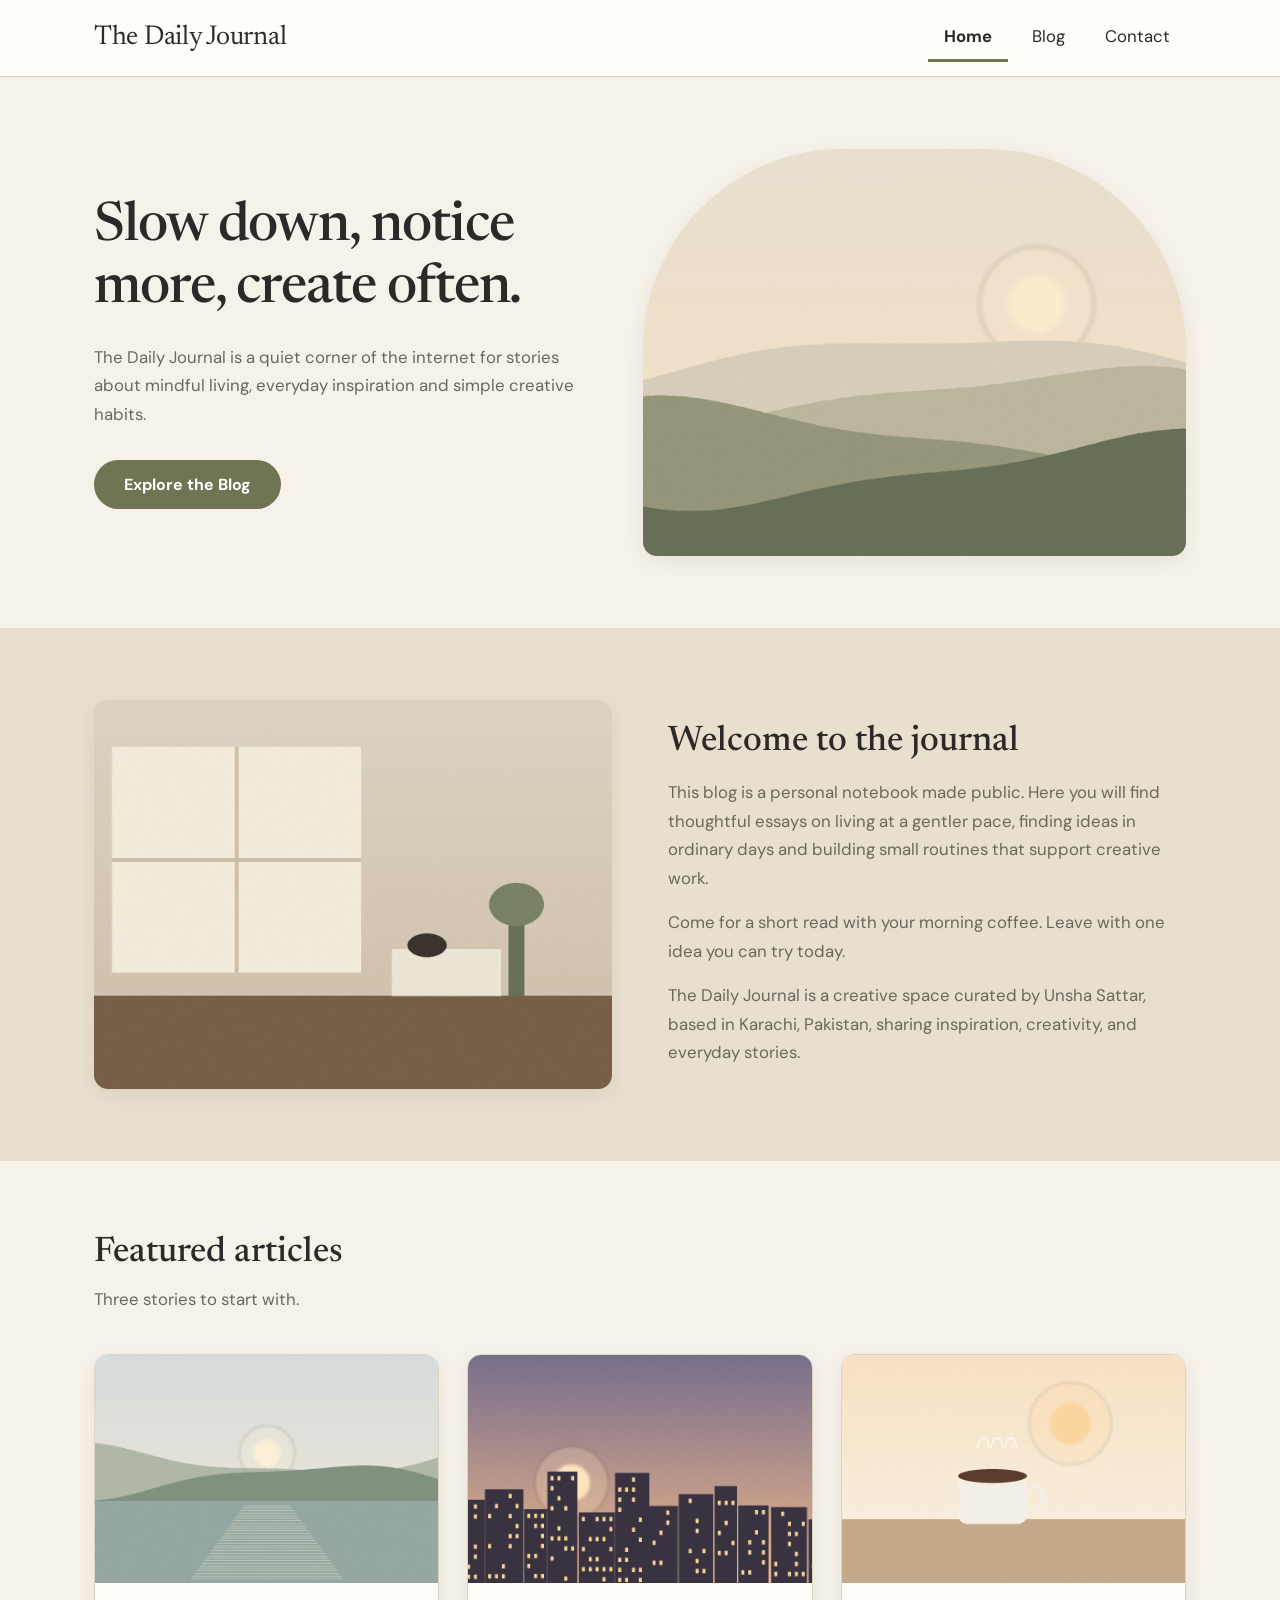
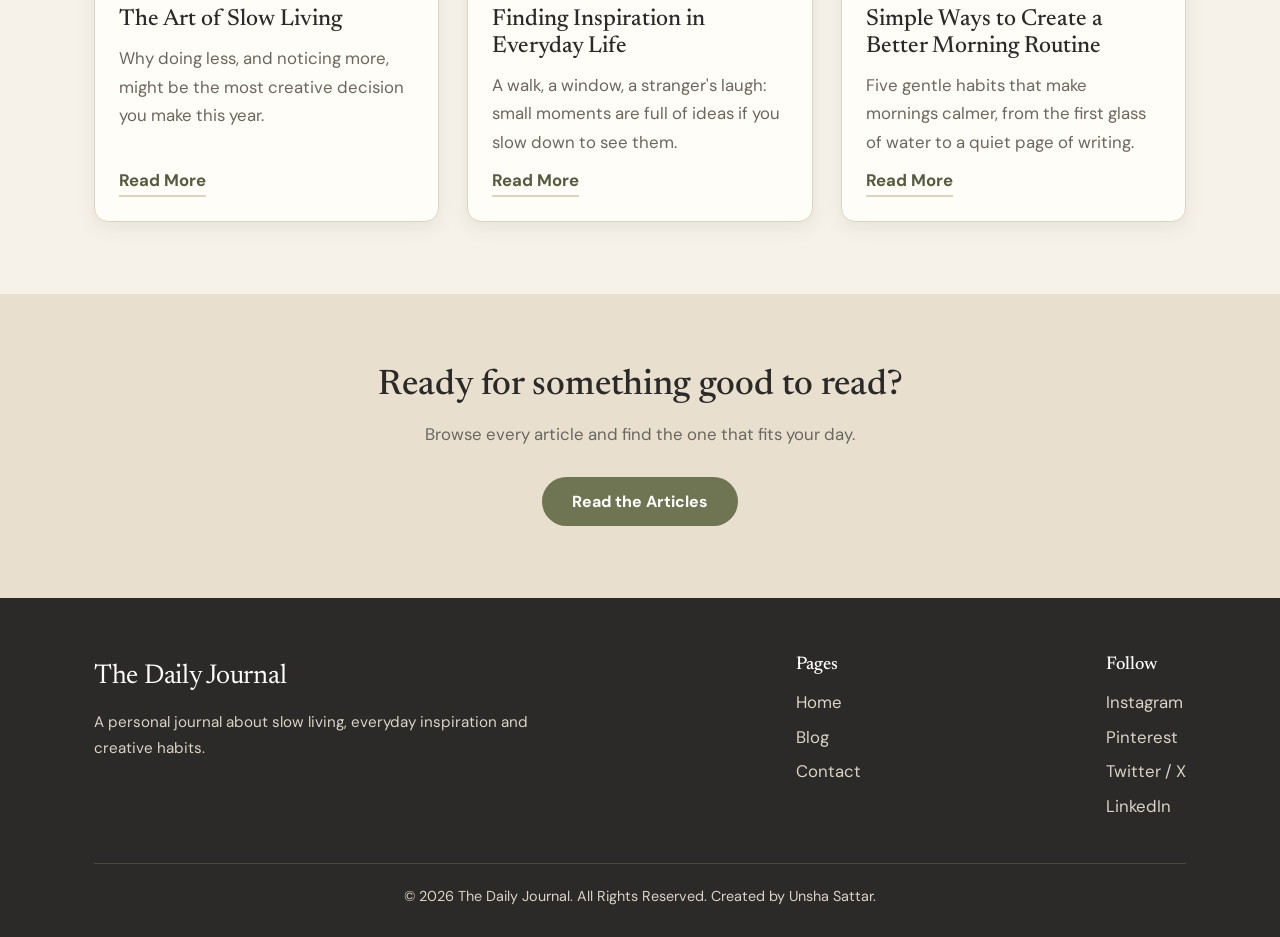
<file: index.html>
<!DOCTYPE html>
<html lang="en">
<head>
  <meta charset="UTF-8">
  <meta name="viewport" content="width=device-width, initial-scale=1.0">
  <title>The Daily Journal | Home</title>
  <meta name="description" content="A personal journal about slow living, inspiration and creativity.">
  <link rel="preconnect" href="https://fonts.googleapis.com"><link rel="preconnect" href="https://fonts.gstatic.com" crossorigin><link href="https://fonts.googleapis.com/css2?family=DM+Sans:wght@400;700&family=Newsreader:opsz,wght@6..72,400;6..72,500&display=swap" rel="stylesheet">
  <link rel="stylesheet" href="css/style.css">
</head>
<body>
  <!-- HEADER: identical on all pages (only the "active" class moves) -->
  <header class="site-header">
    <div class="container header-inner">
      <a href="index.html" class="logo">The Daily Journal</a>
      <nav aria-label="Main navigation">
        <input type="checkbox" id="nav-toggle" class="nav-toggle" aria-label="Toggle menu">
        <label for="nav-toggle" class="nav-button" aria-hidden="true"><span></span></label>
        <ul class="nav-links">
          <li><a href="index.html" class="active" aria-current="page">Home</a></li>
          <li><a href="blog.html">Blog</a></li>
          <li><a href="contact.html">Contact</a></li>
        </ul>
      </nav>
    </div>
  </header>

  <main>
    <section class="hero">
      <div class="container hero-inner">
        <div class="hero-text">
          <h1>Slow down, notice more, create often.</h1>
          <p>The Daily Journal is a quiet corner of the internet for stories about mindful living, everyday inspiration and simple creative habits.</p>
          <a href="blog.html" class="btn">Explore the Blog</a>
        </div>
        <div class="hero-image">
          <img src="images/hero-image.jpg" alt="Misty green hills at sunrise with a pale sun" width="1600" height="1000">
        </div>
      </div>
    </section>

    <section class="section section-alt">
      <div class="container split">
        <img src="images/about-image.jpg" alt="A wooden desk by a bright window with a cup and a plant" width="1600" height="1000">
        <div>
          <h2>Welcome to the journal</h2>
          <p>This blog is a personal notebook made public. Here you will find thoughtful essays on living at a gentler pace, finding ideas in ordinary days and building small routines that support creative work.</p>
          <p>Come for a short read with your morning coffee. Leave with one idea you can try today.</p>
          <p>The Daily Journal is a creative space curated by Unsha Sattar, based in Karachi, Pakistan, sharing inspiration, creativity, and everyday stories.</p>
        </div>
      </div>
    </section>

    <section class="section">
      <div class="container">
        <div class="section-head">
          <h2>Featured articles</h2>
          <p>Three stories to start with.</p>
        </div>
        <div class="cards">
        <article class="card" id="post-1">
          <img src="images/blog-post-1.jpg" alt="A still lake at sunrise with soft hills in the distance" width="1600" height="1000">
          <div class="card-body">
            <h3>The Art of Slow Living</h3>
            <p>Why doing less, and noticing more, might be the most creative decision you make this year.</p>
            <a class="read-more" href="blog.html#post-1">Read More</a>
          </div>
        </article>
        <article class="card" id="post-2">
          <img src="images/blog-post-2.jpg" alt="City skyline at sunset with glowing windows" width="1600" height="1000">
          <div class="card-body">
            <h3>Finding Inspiration in Everyday Life</h3>
            <p>A walk, a window, a stranger's laugh: small moments are full of ideas if you slow down to see them.</p>
            <a class="read-more" href="blog.html#post-2">Read More</a>
          </div>
        </article>
        <article class="card" id="post-3">
          <img src="images/blog-post-3.jpg" alt="A cup of coffee on a table in warm morning light" width="1600" height="1000">
          <div class="card-body">
            <h3>Simple Ways to Create a Better Morning Routine</h3>
            <p>Five gentle habits that make mornings calmer, from the first glass of water to a quiet page of writing.</p>
            <a class="read-more" href="blog.html#post-3">Read More</a>
          </div>
        </article>
        </div>
      </div>
    </section>

    <section class="section section-alt cta">
      <div class="container">
        <h2>Ready for something good to read?</h2>
        <p>Browse every article and find the one that fits your day.</p>
        <a href="blog.html" class="btn">Read the Articles</a>
      </div>
    </section>
  </main>

  <!-- FOOTER: identical on all pages -->
  <footer class="site-footer">
    <div class="container">
      <div class="footer-inner">
        <div class="footer-about">
          <a href="index.html" class="logo">The Daily Journal</a>
          <p>A personal journal about slow living, everyday inspiration and creative habits.</p>
        </div>
        <div class="footer-col">
          <h3>Pages</h3>
          <ul>
            <li><a href="index.html">Home</a></li>
            <li><a href="blog.html">Blog</a></li>
            <li><a href="contact.html">Contact</a></li>
          </ul>
        </div>
        <div class="footer-col">
          <h3>Follow</h3>
          <!-- Placeholder social links: replace # with your real profiles -->
          <ul>
            <li><a href="#">Instagram</a></li>
            <li><a href="#">Pinterest</a></li>
            <li><a href="#">Twitter / X</a></li>
            <li><a href="https://www.linkedin.com/in/unsha-sattar-b544b8365/" target="_blank" rel="noopener noreferrer">LinkedIn</a></li>
          </ul>
        </div>
      </div>
      <p class="copyright">&copy; 2026 The Daily Journal. All Rights Reserved. Created by Unsha Sattar.</p>
    </div>
  </footer>
</body>
</html>
</file>
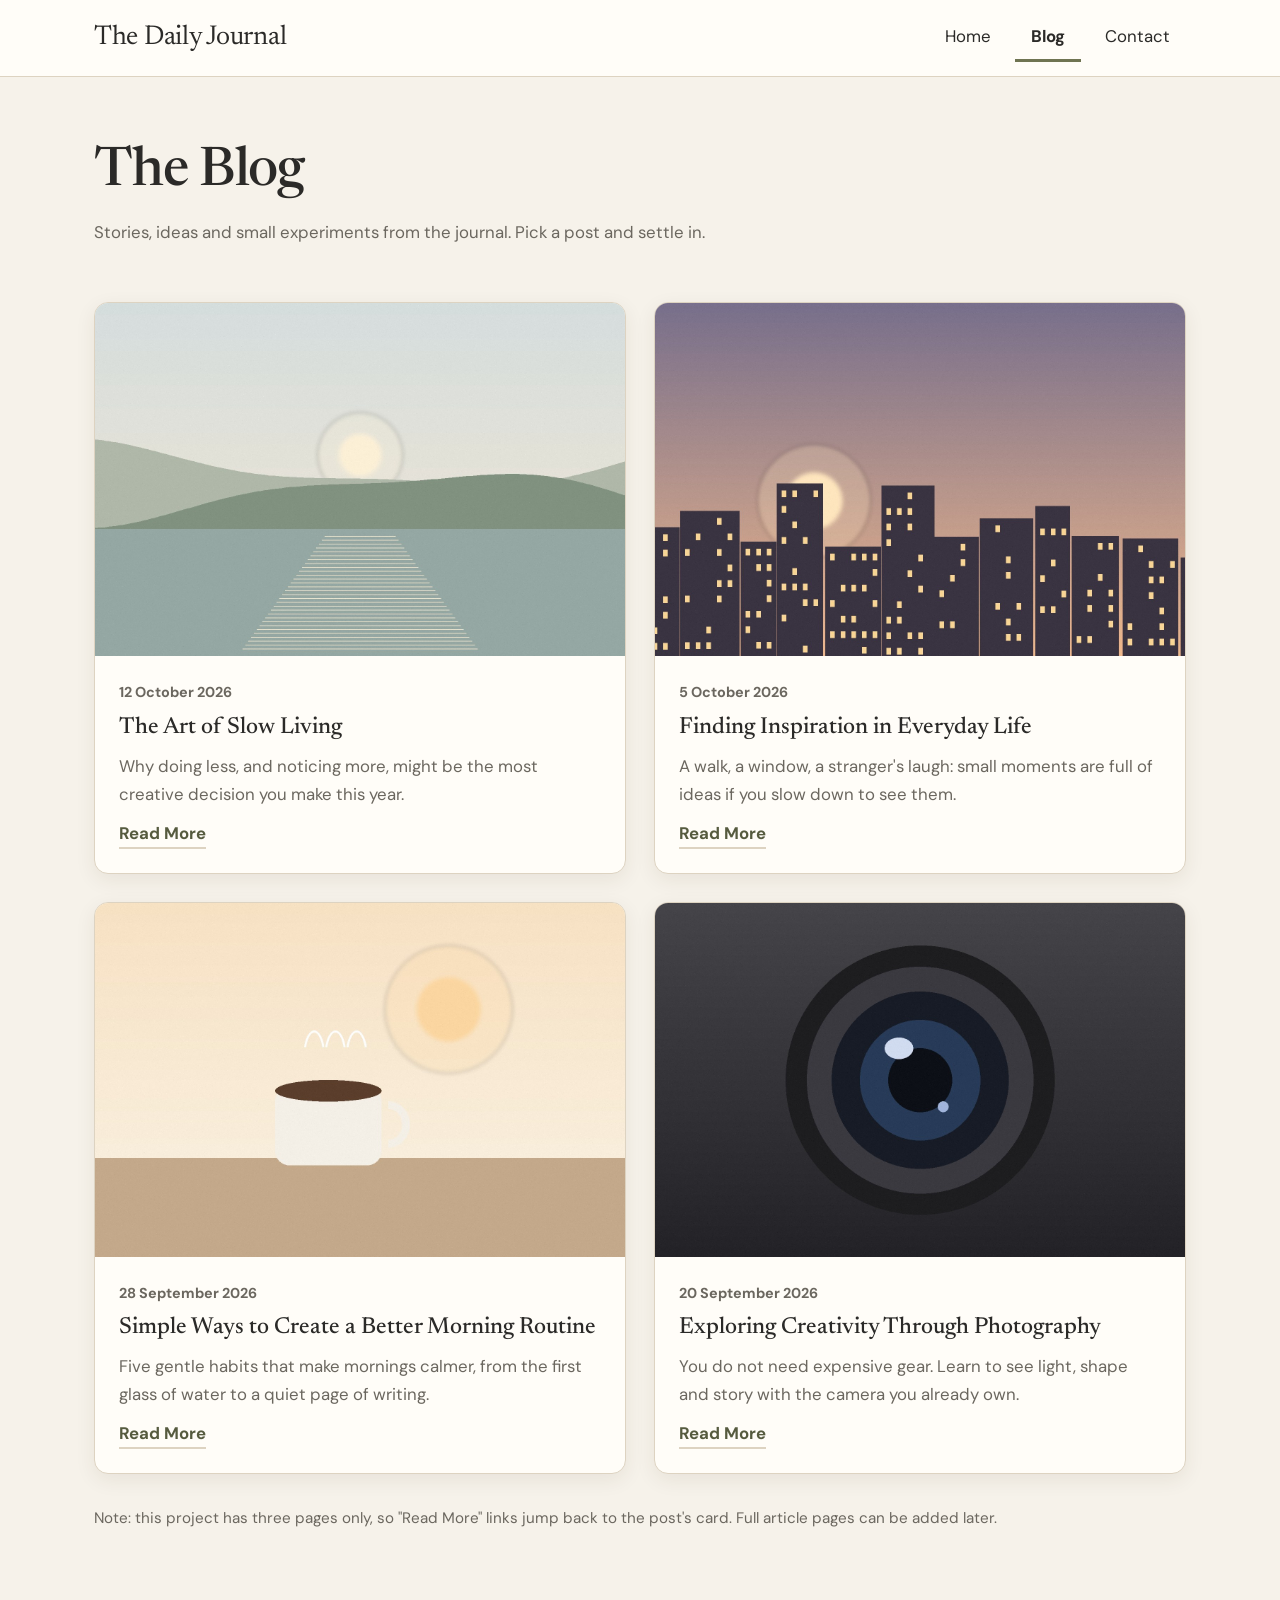
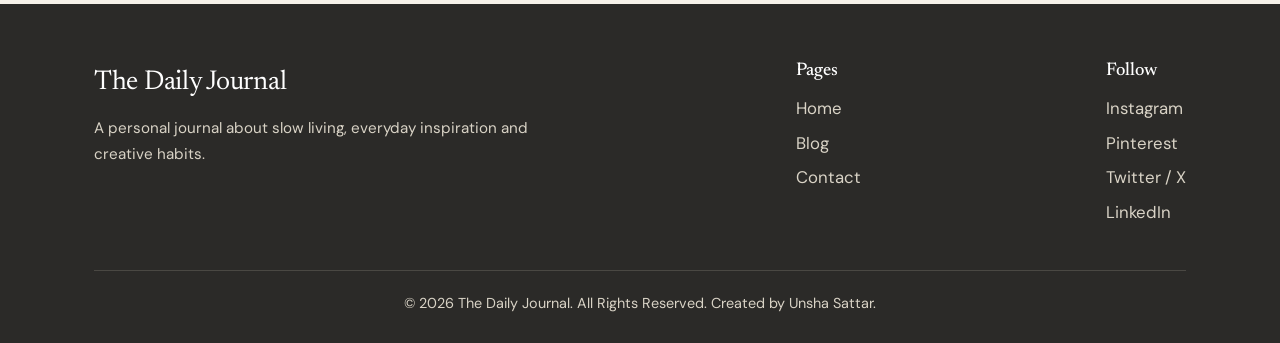
<file: blog.html>
<!DOCTYPE html>
<html lang="en">
<head>
  <meta charset="UTF-8">
  <meta name="viewport" content="width=device-width, initial-scale=1.0">
  <title>Blog | The Daily Journal</title>
  <meta name="description" content="Read the latest articles from The Daily Journal.">
  <link rel="preconnect" href="https://fonts.googleapis.com"><link rel="preconnect" href="https://fonts.gstatic.com" crossorigin><link href="https://fonts.googleapis.com/css2?family=DM+Sans:wght@400;700&family=Newsreader:opsz,wght@6..72,400;6..72,500&display=swap" rel="stylesheet">
  <link rel="stylesheet" href="css/style.css">
</head>
<body>
  <!-- HEADER: identical on all pages (only the "active" class moves) -->
  <header class="site-header">
    <div class="container header-inner">
      <a href="index.html" class="logo">The Daily Journal</a>
      <nav aria-label="Main navigation">
        <input type="checkbox" id="nav-toggle" class="nav-toggle" aria-label="Toggle menu">
        <label for="nav-toggle" class="nav-button" aria-hidden="true"><span></span></label>
        <ul class="nav-links">
          <li><a href="index.html">Home</a></li>
          <li><a href="blog.html" class="active" aria-current="page">Blog</a></li>
          <li><a href="contact.html">Contact</a></li>
        </ul>
      </nav>
    </div>
  </header>

  <main>
    <section class="page-title">
      <div class="container">
        <h1>The Blog</h1>
        <p>Stories, ideas and small experiments from the journal. Pick a post and settle in.</p>
      </div>
    </section>
    <section class="section" style="padding-top:32px">
      <div class="container">
        <div class="cards blog-grid">
        <article class="card" id="post-1">
          <img src="images/blog-post-1.jpg" alt="A still lake at sunrise with soft hills in the distance" width="1600" height="1000">
          <div class="card-body">
            <p class="card-date">12 October 2026</p><h3>The Art of Slow Living</h3>
            <p>Why doing less, and noticing more, might be the most creative decision you make this year.</p>
            <a class="read-more" href="#post-1">Read More</a>
          </div>
        </article>
        <article class="card" id="post-2">
          <img src="images/blog-post-2.jpg" alt="City skyline at sunset with glowing windows" width="1600" height="1000">
          <div class="card-body">
            <p class="card-date">5 October 2026</p><h3>Finding Inspiration in Everyday Life</h3>
            <p>A walk, a window, a stranger's laugh: small moments are full of ideas if you slow down to see them.</p>
            <a class="read-more" href="#post-2">Read More</a>
          </div>
        </article>
        <article class="card" id="post-3">
          <img src="images/blog-post-3.jpg" alt="A cup of coffee on a table in warm morning light" width="1600" height="1000">
          <div class="card-body">
            <p class="card-date">28 September 2026</p><h3>Simple Ways to Create a Better Morning Routine</h3>
            <p>Five gentle habits that make mornings calmer, from the first glass of water to a quiet page of writing.</p>
            <a class="read-more" href="#post-3">Read More</a>
          </div>
        </article>
        <article class="card" id="post-4">
          <img src="images/blog-post-4.jpg" alt="Close-up of a camera lens with blue reflections" width="1600" height="1000">
          <div class="card-body">
            <p class="card-date">20 September 2026</p><h3>Exploring Creativity Through Photography</h3>
            <p>You do not need expensive gear. Learn to see light, shape and story with the camera you already own.</p>
            <a class="read-more" href="#post-4">Read More</a>
          </div>
        </article>
        </div>
        <p class="note">Note: this project has three pages only, so "Read More" links jump back to the post's card. Full article pages can be added later.</p>
      </div>
    </section>
  </main>

  <!-- FOOTER: identical on all pages -->
  <footer class="site-footer">
    <div class="container">
      <div class="footer-inner">
        <div class="footer-about">
          <a href="index.html" class="logo">The Daily Journal</a>
          <p>A personal journal about slow living, everyday inspiration and creative habits.</p>
        </div>
        <div class="footer-col">
          <h3>Pages</h3>
          <ul>
            <li><a href="index.html">Home</a></li>
            <li><a href="blog.html">Blog</a></li>
            <li><a href="contact.html">Contact</a></li>
          </ul>
        </div>
        <div class="footer-col">
          <h3>Follow</h3>
          <!-- Placeholder social links: replace # with your real profiles -->
          <ul>
            <li><a href="#">Instagram</a></li>
            <li><a href="#">Pinterest</a></li>
            <li><a href="#">Twitter / X</a></li>
            <li><a href="https://www.linkedin.com/in/unsha-sattar-b544b8365/" target="_blank" rel="noopener noreferrer">LinkedIn</a></li>
          </ul>
        </div>
      </div>
      <p class="copyright">&copy; 2026 The Daily Journal. All Rights Reserved. Created by Unsha Sattar.</p>
    </div>
  </footer>
</body>
</html>
</file>
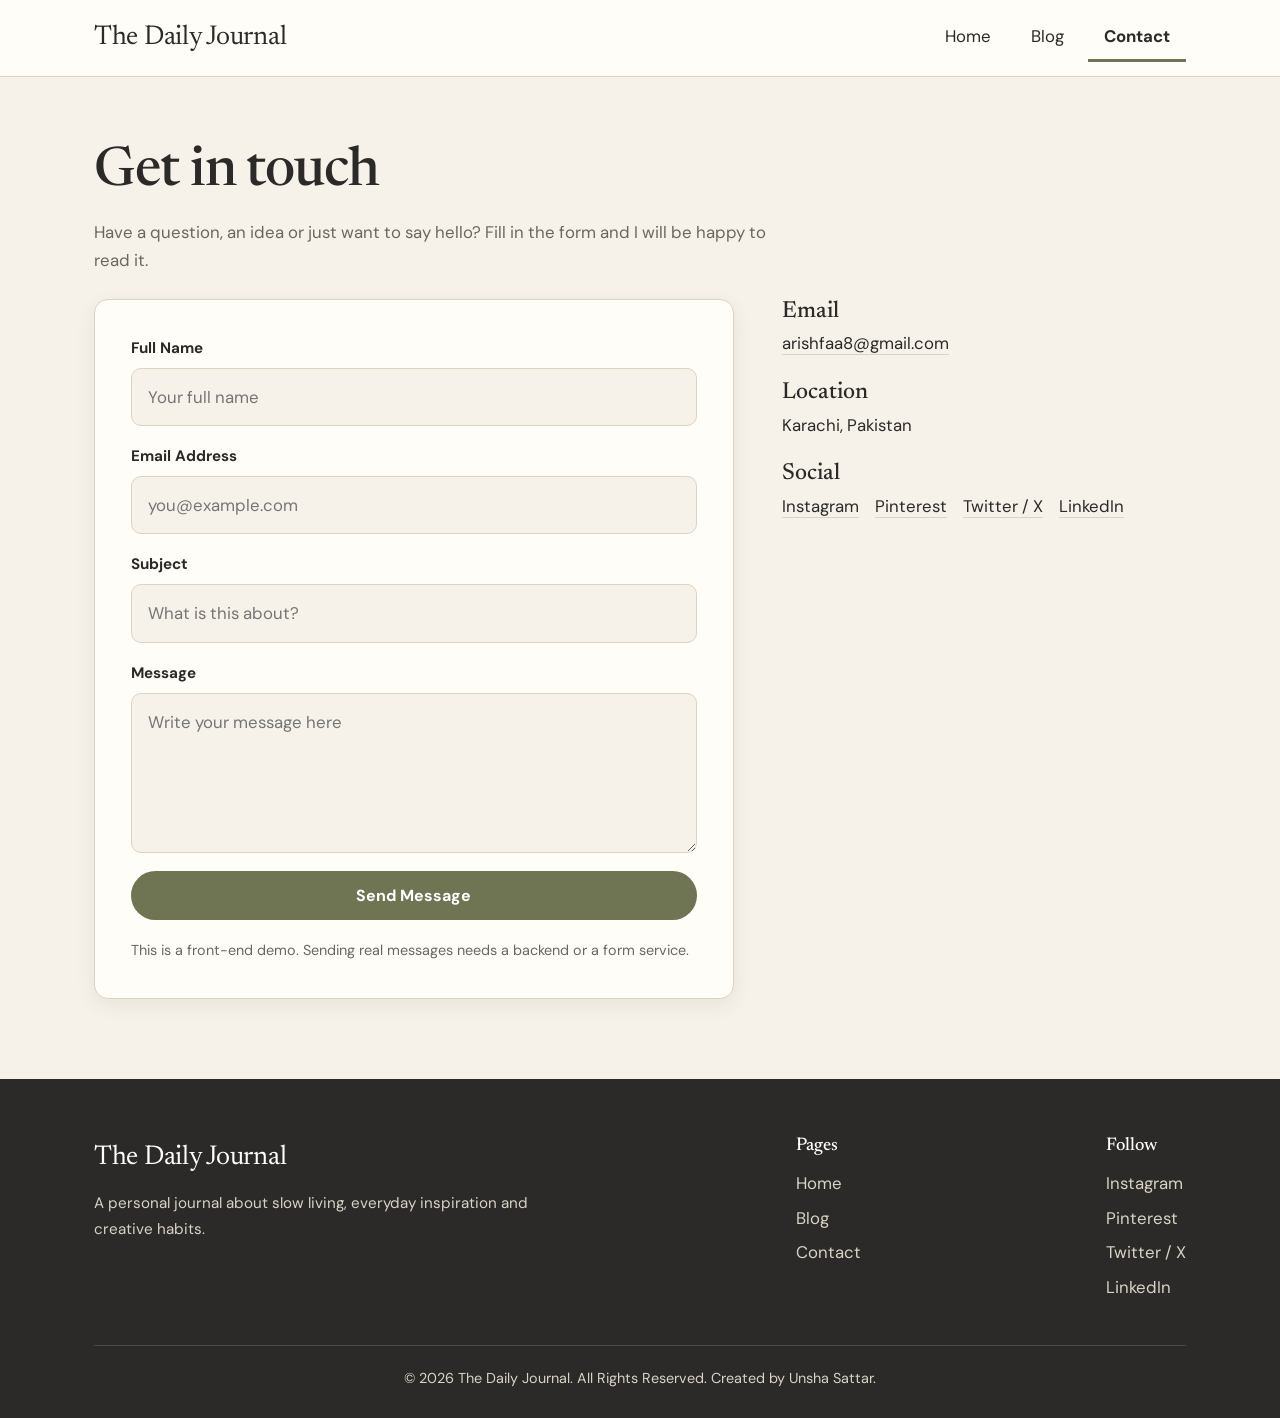
<file: contact.html>
<!DOCTYPE html>
<html lang="en">
<head>
  <meta charset="UTF-8">
  <meta name="viewport" content="width=device-width, initial-scale=1.0">
  <title>Contact | The Daily Journal</title>
  <meta name="description" content="Contact The Daily Journal.">
  <link rel="preconnect" href="https://fonts.googleapis.com"><link rel="preconnect" href="https://fonts.gstatic.com" crossorigin><link href="https://fonts.googleapis.com/css2?family=DM+Sans:wght@400;700&family=Newsreader:opsz,wght@6..72,400;6..72,500&display=swap" rel="stylesheet">
  <link rel="stylesheet" href="css/style.css">
</head>
<body>
  <!-- HEADER: identical on all pages (only the "active" class moves) -->
  <header class="site-header">
    <div class="container header-inner">
      <a href="index.html" class="logo">The Daily Journal</a>
      <nav aria-label="Main navigation">
        <input type="checkbox" id="nav-toggle" class="nav-toggle" aria-label="Toggle menu">
        <label for="nav-toggle" class="nav-button" aria-hidden="true"><span></span></label>
        <ul class="nav-links">
          <li><a href="index.html">Home</a></li>
          <li><a href="blog.html">Blog</a></li>
          <li><a href="contact.html" class="active" aria-current="page">Contact</a></li>
        </ul>
      </nav>
    </div>
  </header>

  <main>
    <section class="page-title">
      <div class="container">
        <h1>Get in touch</h1>
        <p>Have a question, an idea or just want to say hello? Fill in the form and I will be happy to read it.</p>
      </div>
    </section>
    <section class="container contact-layout">
      <!-- Demo form: no server, so nothing is actually sent. HTML attributes handle validation. -->
      <form class="contact-form" action="#" method="get">
        <div class="field"><label for="name">Full Name</label>
          <input type="text" id="name" name="name" placeholder="Your full name" autocomplete="name" required></div>
        <div class="field"><label for="email">Email Address</label>
          <input type="email" id="email" name="email" placeholder="you@example.com" autocomplete="email" required></div>
        <div class="field"><label for="subject">Subject</label>
          <input type="text" id="subject" name="subject" placeholder="What is this about?" required></div>
        <div class="field"><label for="message">Message</label>
          <textarea id="message" name="message" placeholder="Write your message here" required></textarea></div>
        <button type="submit" class="btn">Send Message</button>
        <p class="form-note">This is a front-end demo. Sending real messages needs a backend or a form service.</p>
      </form>
      <aside class="contact-info" aria-label="Contact details">
        <div><h3>Email</h3><a href="mailto:arishfaa8@gmail.com">arishfaa8@gmail.com</a></div>
        <div><h3>Location</h3><p>Karachi, Pakistan</p></div>
        <div><h3>Social</h3>
          <ul class="social-list">
            <li><a href="#">Instagram</a></li><li><a href="#">Pinterest</a></li><li><a href="#">Twitter / X</a></li>
            <li><a href="https://www.linkedin.com/in/unsha-sattar-b544b8365/" target="_blank" rel="noopener noreferrer">LinkedIn</a></li>
          </ul></div>
      </aside>
    </section>
  </main>

  <!-- FOOTER: identical on all pages -->
  <footer class="site-footer">
    <div class="container">
      <div class="footer-inner">
        <div class="footer-about">
          <a href="index.html" class="logo">The Daily Journal</a>
          <p>A personal journal about slow living, everyday inspiration and creative habits.</p>
        </div>
        <div class="footer-col">
          <h3>Pages</h3>
          <ul>
            <li><a href="index.html">Home</a></li>
            <li><a href="blog.html">Blog</a></li>
            <li><a href="contact.html">Contact</a></li>
          </ul>
        </div>
        <div class="footer-col">
          <h3>Follow</h3>
          <!-- Placeholder social links: replace # with your real profiles -->
          <ul>
            <li><a href="#">Instagram</a></li>
            <li><a href="#">Pinterest</a></li>
            <li><a href="#">Twitter / X</a></li>
            <li><a href="https://www.linkedin.com/in/unsha-sattar-b544b8365/" target="_blank" rel="noopener noreferrer">LinkedIn</a></li>
          </ul>
        </div>
      </div>
      <p class="copyright">&copy; 2026 The Daily Journal. All Rights Reserved. Created by Unsha Sattar.</p>
    </div>
  </footer>
</body>
</html>
</file>
<file: css/style.css>
/* ==========================================================
   The Daily Journal - ONE shared stylesheet for all 3 pages
   Sections: 1 Variables | 2 Base | 3 Header | 4 Buttons
             5 Hero | 6 Sections | 7 Cards | 8 Contact
             9 Footer | 10 Responsive
   ========================================================== */

/* 1. VARIABLES */
:root {
  --bg: #f6f2ea;        /* warm off-white */
  --surface: #fffdf8;   /* card background */
  --sand: #e8dfcf;      /* muted beige */
  --text: #2b2a28;      /* dark charcoal */
  --muted: #6b675f;
  --accent: #6f7452;    /* muted moss */
  --accent-dark: #565b3f;
  --line: #ddd3c1;
  --serif: "Newsreader", Georgia, "Times New Roman", serif;
  --sans: "DM Sans", Arial, Helvetica, sans-serif;
  --radius: 14px;
  --shadow: 0 6px 20px rgba(60, 50, 30, 0.08);
}

/* 2. BASE */
* { box-sizing: border-box; margin: 0; padding: 0; }
html { scroll-behavior: smooth; }
body { font-family: var(--sans); background: var(--bg); color: var(--text); line-height: 1.7; font-size: 1.05rem; }
img { max-width: 100%; height: auto; display: block; }
a { color: inherit; }
h1, h2, h3 { font-family: var(--serif); font-weight: 500; line-height: 1.15; }
h1 { font-size: 3.4rem; letter-spacing: -0.02em; }
h2 { font-size: 2.2rem; }
h3 { font-size: 1.45rem; }
:focus-visible { outline: 3px solid var(--accent); outline-offset: 3px; }
.container { width: 100%; max-width: 1140px; margin: 0 auto; padding: 0 24px; }

/* 3. HEADER + NAV (CSS-only mobile menu using a hidden checkbox) */
.site-header { background: var(--surface); border-bottom: 1px solid var(--line); position: sticky; top: 0; z-index: 10; }
.header-inner { display: flex; align-items: center; justify-content: space-between; min-height: 76px; }
.logo { font-family: var(--serif); font-size: 1.7rem; text-decoration: none; letter-spacing: -0.01em; }
.nav-links { display: flex; gap: 8px; list-style: none; }
.nav-links a { display: block; padding: 8px 16px; text-decoration: none; border-bottom: 3px solid transparent; transition: color .2s, border-color .2s; }
.nav-links a:hover { color: var(--accent); }
.nav-links a.active { border-bottom-color: var(--accent); font-weight: 700; }  /* active page */
.nav-toggle { display: none; }
.nav-button { display: none; cursor: pointer; padding: 10px; }
.nav-button span, .nav-button span::before, .nav-button span::after { display: block; width: 26px; height: 2px; background: var(--text); content: ""; position: relative; }
.nav-button span::before { top: -8px; position: absolute; }
.nav-button span::after { top: 8px; position: absolute; }

/* 4. BUTTONS */
.btn { display: inline-block; padding: 14px 30px; background: var(--accent); color: #fff; text-decoration: none; border: 0; border-radius: 999px; font: 700 1rem var(--sans); cursor: pointer; transition: background .2s, transform .2s; }
.btn:hover { background: var(--accent-dark); transform: translateY(-2px); }

/* 5. HERO */
.hero { padding: 72px 0; }
.hero-inner { display: flex; align-items: center; gap: 56px; }
.hero-text { flex: 1; }
.hero-text p { margin: 22px 0 32px; color: var(--muted); max-width: 46ch; }
.hero-image { flex: 1.1; }
.hero-image img { width: 100%; aspect-ratio: 4 / 3; object-fit: cover; border-radius: 200px 200px var(--radius) var(--radius); box-shadow: var(--shadow); }

/* 6. SECTIONS */
.section { padding: 72px 0; }
.section-alt { background: var(--sand); }
.section-head { margin-bottom: 40px; max-width: 60ch; }
.section-head p { color: var(--muted); margin-top: 12px; }
.split { display: flex; align-items: center; gap: 56px; }
.split > *, .hero-text, .hero-image { min-width: 0; }
.split > * { flex: 1; }
.split img { width: 100%; aspect-ratio: 4 / 3; object-fit: cover; border-radius: var(--radius); box-shadow: var(--shadow); }
.split p { margin-top: 16px; color: var(--muted); }
.page-title { padding: 64px 0 24px; }
.page-title p { color: var(--muted); max-width: 56ch; margin-top: 14px; }
.cta { text-align: center; }
.cta p { margin: 14px auto 28px; max-width: 48ch; color: var(--muted); }

/* 7. CARDS (Flexbox grid) */
.cards { display: flex; flex-wrap: wrap; gap: 28px; }
.card { flex: 1 1 300px; display: flex; flex-direction: column; background: var(--surface); border: 1px solid var(--line); border-radius: var(--radius); overflow: hidden; box-shadow: var(--shadow); transition: transform .25s, box-shadow .25s; }
.card:hover { transform: translateY(-5px); box-shadow: 0 14px 30px rgba(60, 50, 30, 0.14); }
.card img { width: 100%; aspect-ratio: 3 / 2; object-fit: cover; }
.card-body { display: flex; flex-direction: column; flex: 1; padding: 24px; gap: 10px; }
.card-date { color: var(--accent); font-size: .9rem; font-weight: 700; }
.card-body p { color: var(--muted); flex: 1; }
.read-more { color: var(--accent-dark); font-weight: 700; text-decoration: none; border-bottom: 2px solid var(--line); align-self: flex-start; transition: border-color .2s; }
.read-more:hover { border-color: var(--accent); }
.blog-grid .card { flex: 1 1 calc(50% - 14px); }  /* 2 x 2 on desktop */
.note { margin-top: 32px; color: var(--muted); font-size: .95rem; }

/* 8. CONTACT */
.contact-layout { display: flex; gap: 48px; align-items: flex-start; padding-bottom: 80px; }
.contact-form { flex: 1.4; display: flex; flex-direction: column; gap: 18px; background: var(--surface); padding: 36px; border: 1px solid var(--line); border-radius: var(--radius); box-shadow: var(--shadow); }
.field { display: flex; flex-direction: column; gap: 6px; }
.field label { font-weight: 700; font-size: .95rem; }
.field input, .field textarea { width: 100%; padding: 14px 16px; font: inherit; color: var(--text); background: var(--bg); border: 1px solid var(--line); border-radius: 10px; transition: border-color .2s, box-shadow .2s; }
.field input:focus, .field textarea:focus { outline: none; border-color: var(--accent); box-shadow: 0 0 0 3px rgba(111, 116, 82, .25); }
.field textarea { min-height: 160px; resize: vertical; }
.form-note { font-size: .9rem; color: var(--muted); }
.contact-info { flex: 1; display: flex; flex-direction: column; gap: 22px; }
.contact-info h3 { margin-bottom: 4px; }
.contact-info a { text-decoration: none; border-bottom: 1px solid var(--line); }
.contact-info a:hover { color: var(--accent); }
.social-list { list-style: none; display: flex; gap: 16px; flex-wrap: wrap; }

/* 9. FOOTER */
.site-footer { background: #2b2a28; color: #d9d3c6; padding: 56px 0 28px; margin-top: auto; }
.footer-inner { display: flex; justify-content: space-between; gap: 40px; flex-wrap: wrap; }
.footer-about { flex: 1 1 280px; max-width: 38ch; }
.footer-about .logo { color: #fff; }
.footer-about p { margin-top: 10px; font-size: .95rem; }
.footer-col h3 { color: #fff; font-size: 1.15rem; margin-bottom: 10px; }
.footer-col ul { list-style: none; }
.footer-col a { text-decoration: none; display: inline-block; padding: 3px 0; }
.footer-col a:hover { color: #fff; text-decoration: underline; }
.copyright { margin-top: 40px; padding-top: 20px; border-top: 1px solid #4a4843; font-size: .9rem; text-align: center; }
body { display: flex; flex-direction: column; min-height: 100vh; }

/* 10. RESPONSIVE */
@media (max-width: 1024px) {
  h1 { font-size: 2.8rem; }
  .hero-inner, .split { gap: 36px; }
}
@media (max-width: 768px) {
  h1 { font-size: 2.3rem; }
  h2 { font-size: 1.8rem; }
  .hero, .section { padding: 48px 0; }
  .hero-inner, .split, .contact-layout { flex-direction: column; align-items: stretch; }
  .hero-image img { border-radius: var(--radius); }
  .blog-grid .card { flex: 1 1 100%; }          /* cards stack */
  .contact-form { padding: 24px; }
  .nav-button { display: block; }
  .nav-links { display: none; position: absolute; top: 100%; left: 0; right: 0; flex-direction: column; gap: 0; background: var(--surface); border-bottom: 1px solid var(--line); padding: 8px 24px 16px; }
  .nav-links a { padding: 14px 0; border-bottom: 1px solid var(--line); }
  .nav-toggle:checked ~ .nav-links { display: flex; }
  .btn { width: 100%; text-align: center; }
}
@media (max-width: 400px) {
  h1 { font-size: 2rem; }
  .container { padding: 0 18px; }
}
@media (prefers-reduced-motion: reduce) { * { transition: none !important; scroll-behavior: auto !important; } }
</file>
